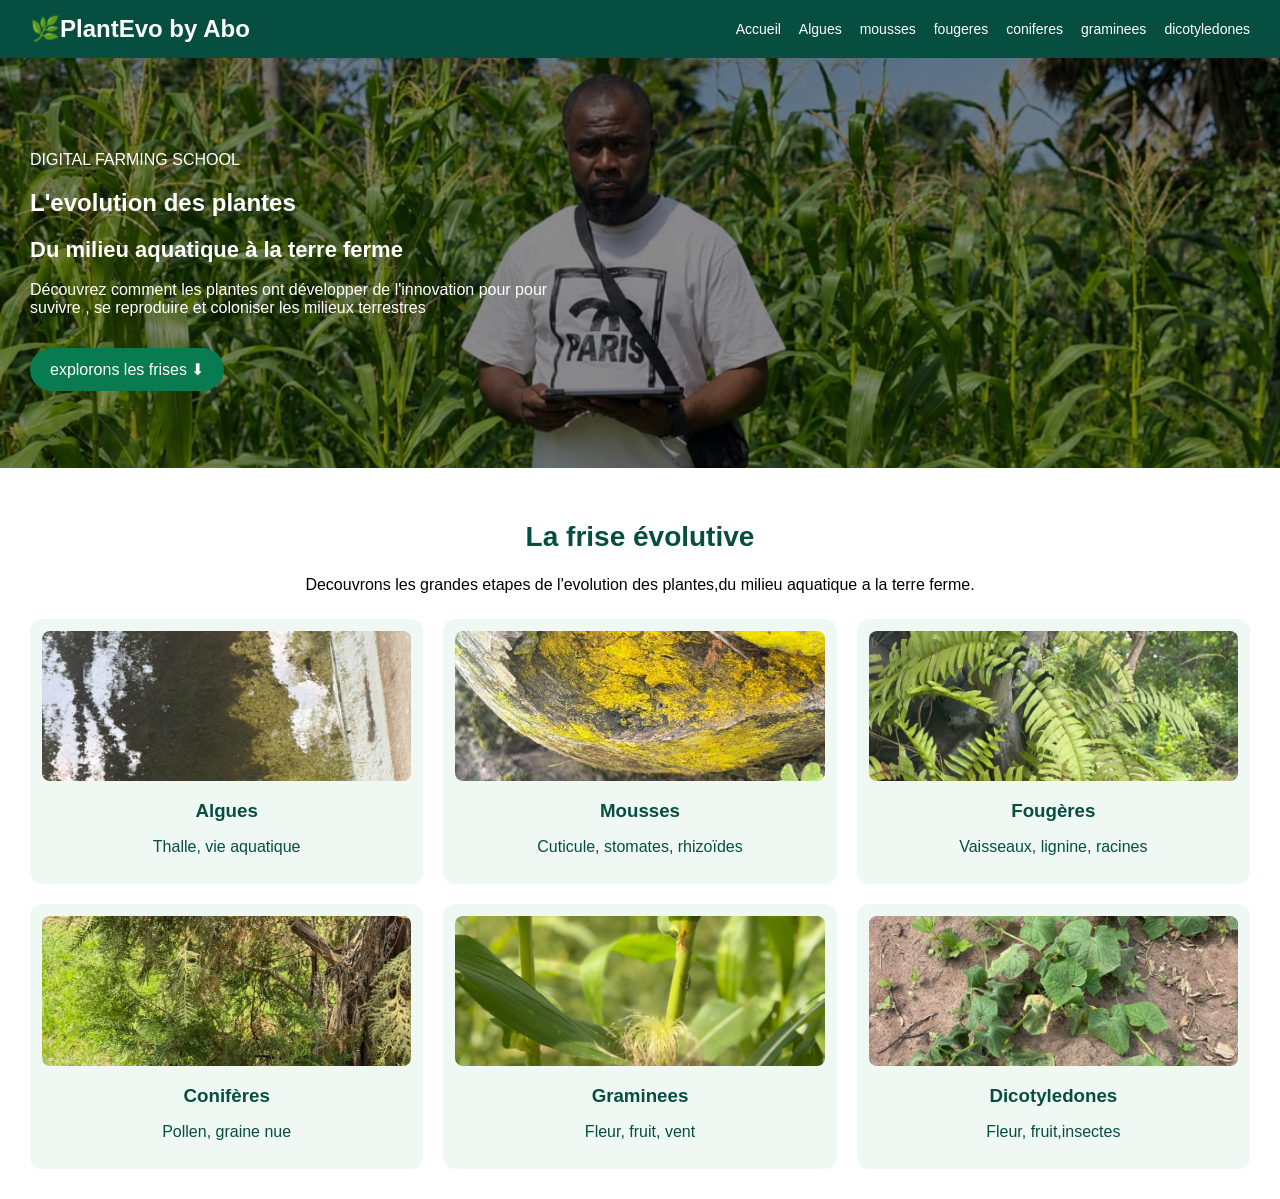
<file: index.html>
<!DOCTYPE >
<html lang='fr'>
    <head>
         <meta charset="UTF-8">
        <meta name="viewport" content="width=device-width,initial-scale=1.0">
        <TItle>
            les vegetaux
        </TItle>
            <link rel="stylesheet" href="style.css">
    </head>
   <body>
    
    <header >
            
            <div class ='logo'>
                <h2> 🌿PlantEvo by Abo</h2>
            </div>
            <nav>
                <a href="index.html">Accueil</a>
                <a href="algues.html">Algues</a>
                <a href="mousses.html">mousses</a>
                <a href="fougeres.html">fougeres</a>
                <a href="coniferes.html">coniferes</a>
                <a href="graminees.html">graminees</a>
                <a href="dicotyledones.html">dicotyledones</a>
            </nav>

    </header>
    <!--contenu principal -->
    <main>
        <!-- banniere de l acceuil-->
         <section class=" banniere">
            <div class="contenu-banniere">
                <p>DIGITAL FARMING SCHOOL</p>

                <H1>L'evolution des plantes</H1>

                <h2>Du milieu aquatique à la terre ferme</h2>
                <p>
                    Découvrez comment les plantes ont développer de l'innovation pour pour suvivre , se reproduire 
                    et coloniser les milieux terrestres
                </p>
                <a href="#frise " class="bouton">
                    explorons les frises &#11015
                </a>

            </div>

         </section>
         <!--frise evolution -->
         <section class="frise" id="frise">
              <h2>La frise évolutive</h2>
         <p>
            Decouvrons les grandes etapes de l'evolution des plantes,du milieu aquatique a la terre ferme.      
         </p>
         
    <div class="cartes-frise">

        <a href="algues1.html" class="carte-plante">
            <img src="image/algues1.jpg" alt="Algues">
            <h3>Algues</h3>
            <p>Thalle, vie aquatique</p>
        </a>

        <a href="mousses1.html" class="carte-plante">
            <img src="image/mousses1.jpg" alt="Mousses">
            <h3>Mousses</h3>
            <p>Cuticule, stomates, rhizoïdes</p>
        </a>
          <a href="fougeres1.html" class="carte-plante">
            <img src="image/fougeres1.jpg" alt="Fougères">
            <h3>Fougères</h3>
            <p>Vaisseaux, lignine, racines</p>

            
        <a href="coniferes1.html" class="carte-plante">
            <img src="image/coniferes1.jpg" alt="Conifères">
            <h3>Conifères</h3>
            <p>Pollen, graine nue</p>
        </a>

        </a>
          <a href="graminees1.html" class="carte-plante">
            <img src="image/graminees1.jpg" alt="Graminees">
            <h3>Graminees</h3>
            <p>Fleur, fruit, vent</p>
        </a>
        <a href="dicotyledones1.html" class="carte-plante">
            <img src="image/dicotyledones1.jpg" alt="dicotyledones">
            <h3> Dicotyledones</h3>
            <p> Fleur, fruit,insectes</p>

        </a>
            
         </div>
         </section>
    </main>
   </body>



</html>
</file>
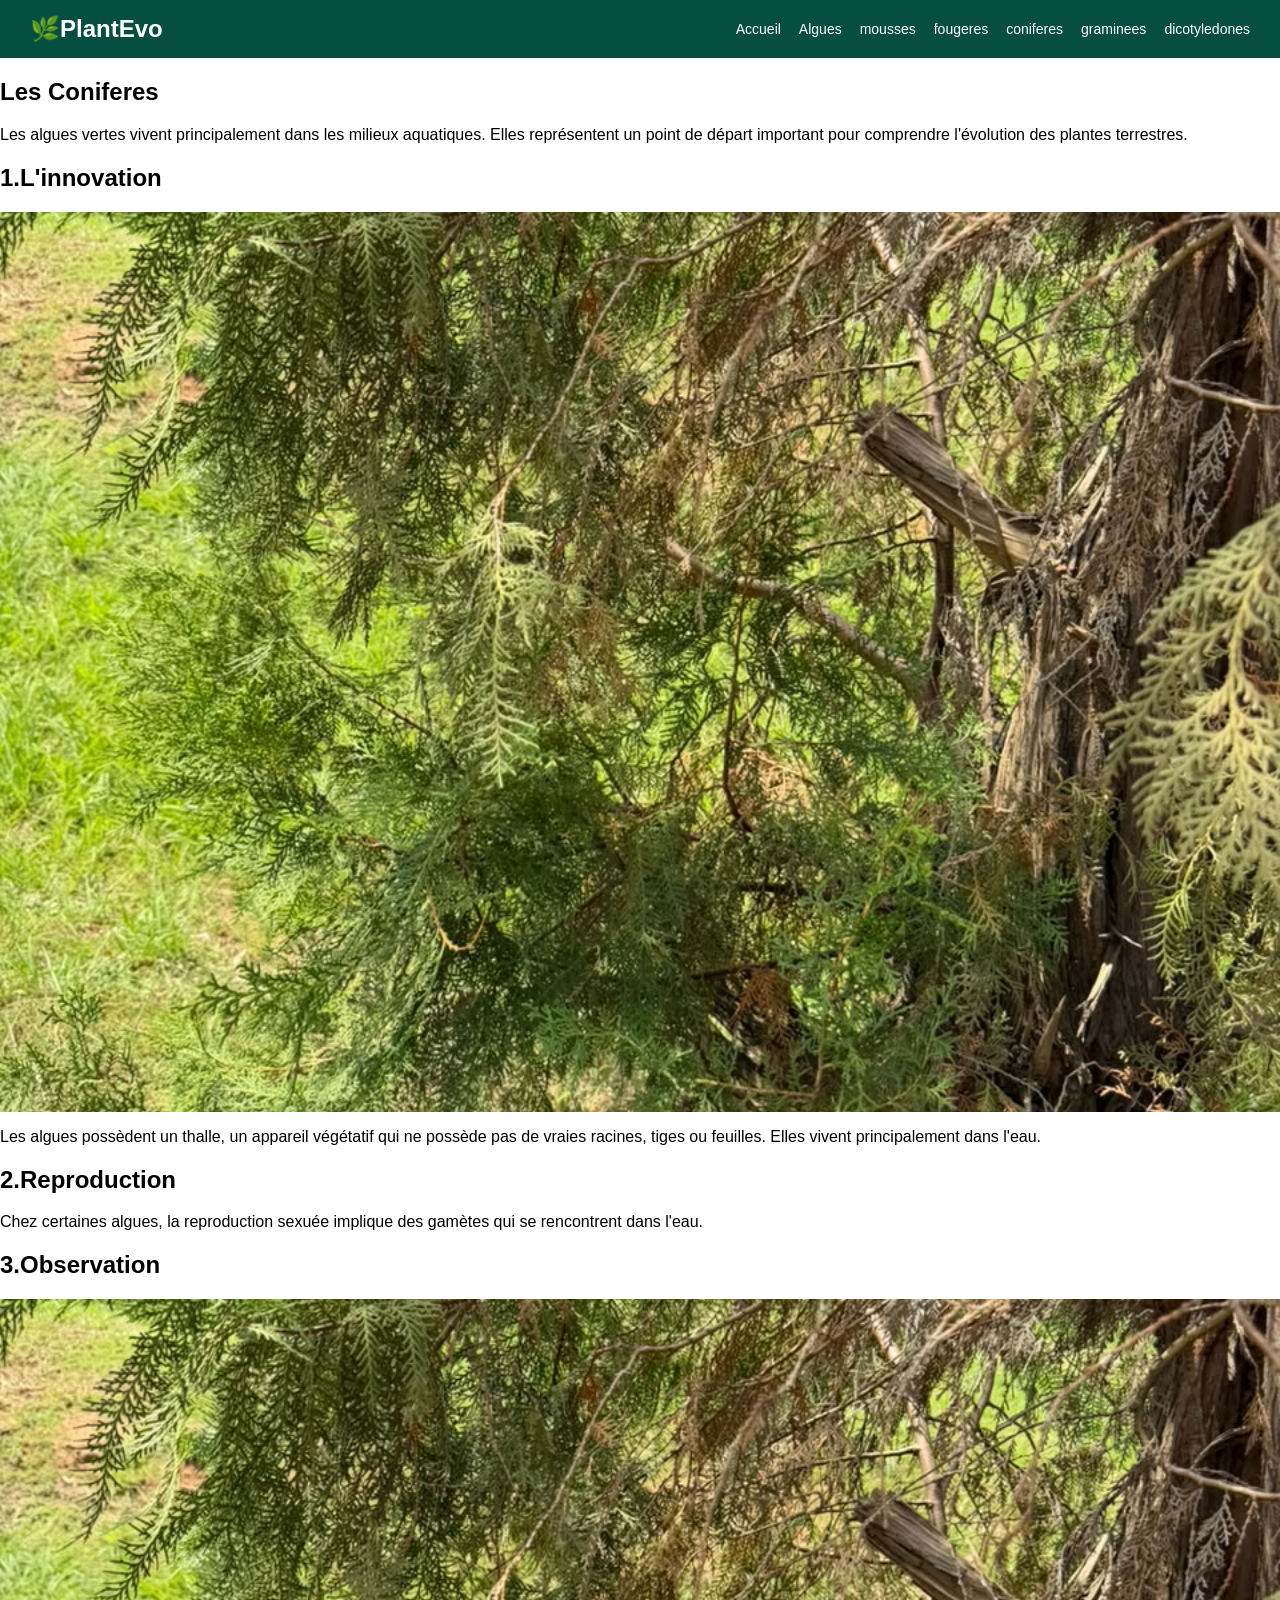
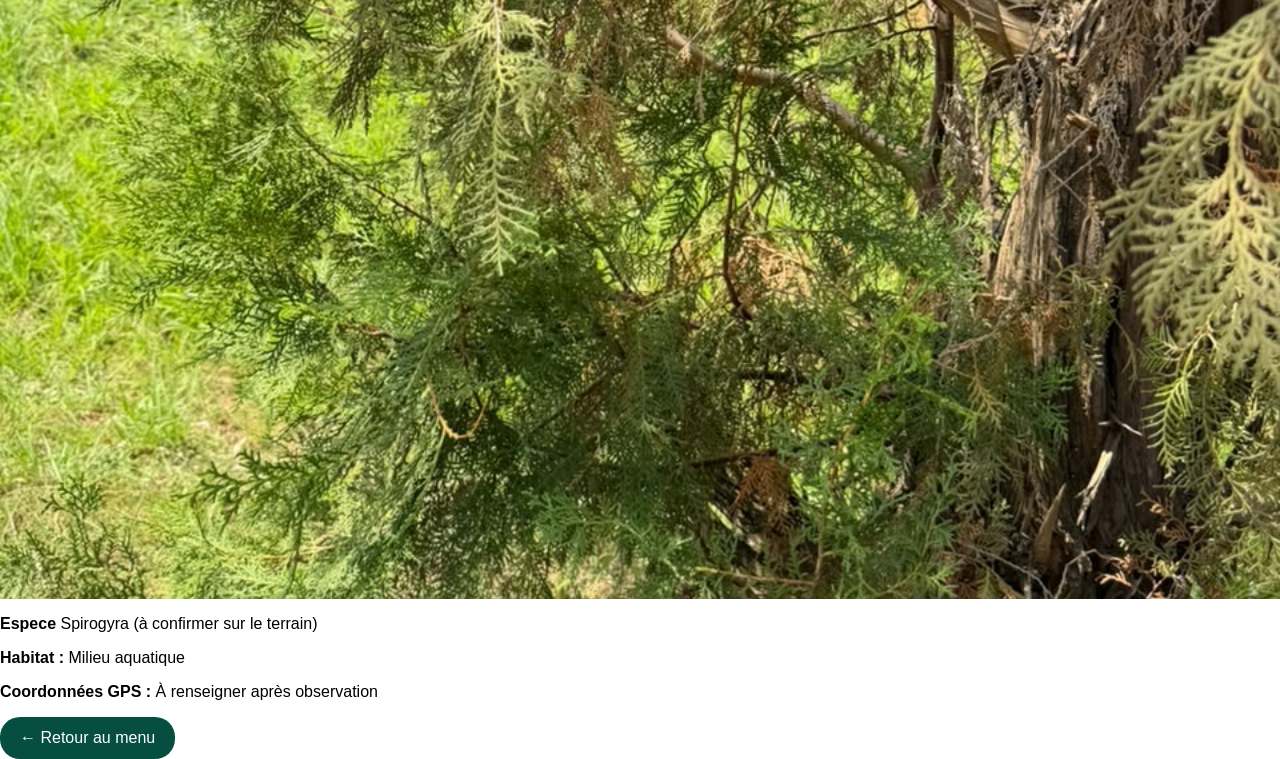
<file: coniferes.html>
<!DOCTYPE html>
<html lang="fr">

<head>
    <meta charset="UTF-8">
    <meta name="viewport" content="width=device-width,initial-scale=1.0">

    <title>PlantEvo - Les Algues</title>
    <link rel="stylesheet" href="style.css">
</head>
 <body>
    <!--en tete-->
    <header>

        <div class="logo">
         <h2> 🌿PlantEvo</h2>
        </div>

        <nav>


            <a href="index.html">Accueil</a>
                <a href="algues.html">Algues</a>
                <a href="mousses.html">mousses</a>
                <a href="fougeres.html">fougeres</a>
                <a href="coniferes.html">coniferes</a>
                <a href="graminees.html">graminees</a>
                <a href="dicotyledones.html">dicotyledones</a>

        </nav>
    </header>

    <!--contenu principal-->
    <main>

        <section class="page-plante">
            <h1>Les Coniferes</h1>

            <p class="introduction">
                Les algues vertes vivent principalement dans
                les milieux aquatiques. Elles représentent
                un point de départ important pour comprendre
                l'évolution des plantes terrestres.
                
            </p>
            <!--1.innovation-->
             
            <section class="innovation">
                <h2> 1.L'innovation</h2>

                <img src="image/coniferes1.jpg" alt="connifere">
                <p>
                     Les algues possèdent un thalle,
                    un appareil végétatif qui ne possède
                    pas de vraies racines, tiges ou feuilles.
                    Elles vivent principalement dans l'eau.
                </p>
            </section>
            <!--2.REPRODUCTION-->
            <section class="reproduction">

                <h2>2.Reproduction</h2>

                <p>
                    Chez certaines algues, la reproduction
                    sexuée implique des gamètes qui se
                    rencontrent dans l'eau.
                </p>

            </section>

            <section class="Observation">

                <h2>3.Observation</h2>

                <img src="image/coniferes1.jpg" alt="connifere ">

                <p><strong>Espece</strong> Spirogyra (à confirmer sur le terrain)</p>
                                <p><strong>Habitat :</strong> Milieu aquatique</p>

                <p><strong>Coordonnées GPS :</strong> À renseigner après observation</p>

             </section>

             <!--RETOUR AU MENU-->
             <a href="index.html" class="bouton-retour">
                 ← Retour au menu
             </a>


        </section>
    </main>
    
 </body>
</html>
</file>
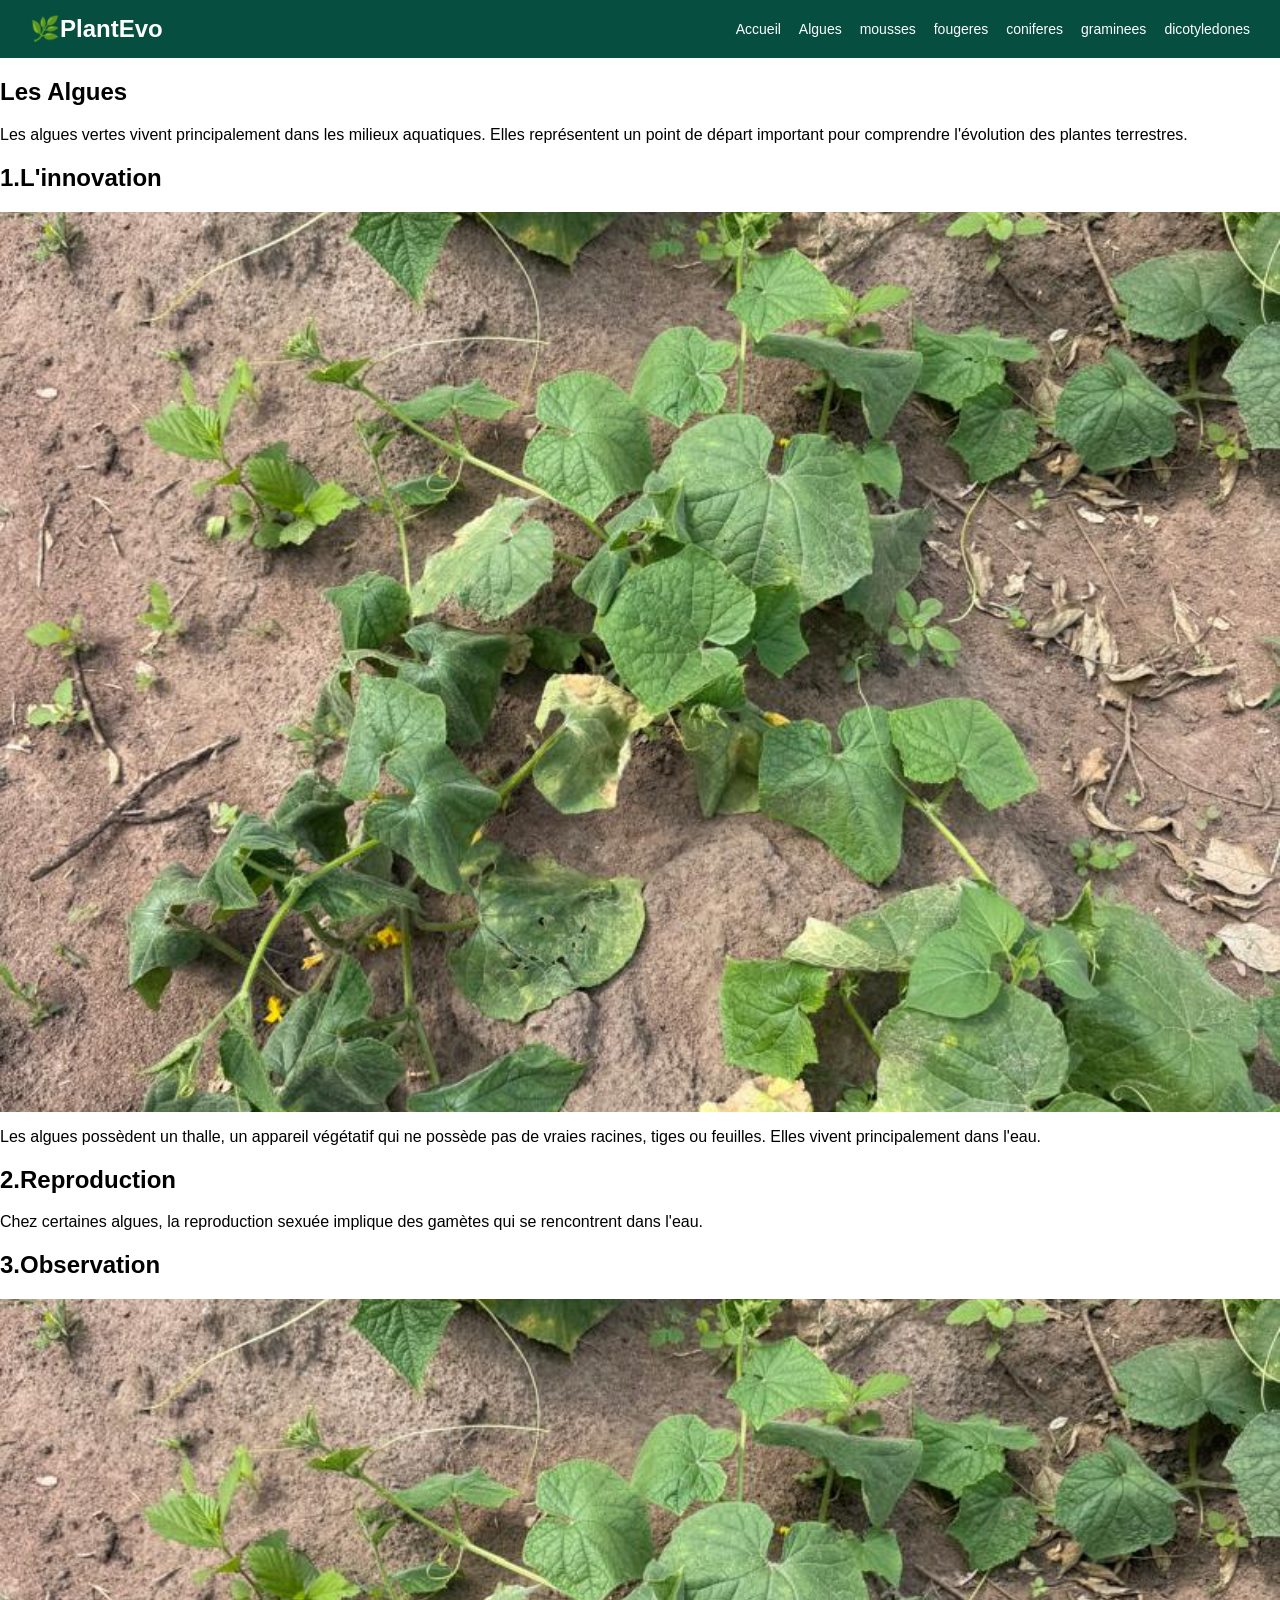
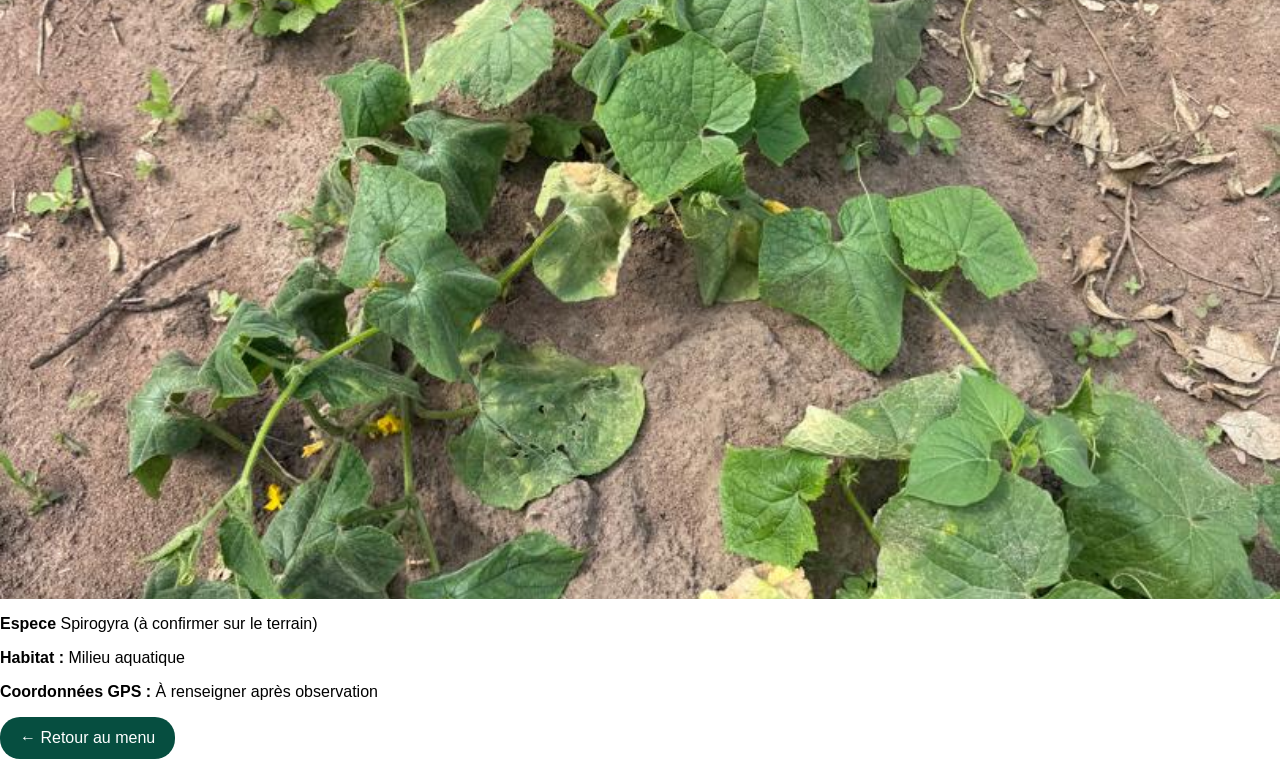
<file: dicotyledones.html>
<!DOCTYPE html>
<html lang="fr">

<head>
    <meta charset="UTF-8">
    <meta name="viewport" content="width=device-width,initial-scale=1.0">

    <title>PlantEvo - Les Algues</title>
    <link rel="stylesheet" href="style.css">
</head>
 <body>
    <!--en tete-->
    <header>

        <div class="logo">
         <h2> 🌿PlantEvo</h2>
        </div>

        <nav>


            <a href="index.html">Accueil</a>
                <a href="algues.html">Algues</a>
                <a href="mousses.html">mousses</a>
                <a href="fougeres.html">fougeres</a>
                <a href="coniferes.html">coniferes</a>
                <a href="graminees.html">graminees</a>
                <a href="dicotyledones.html">dicotyledones</a>

        </nav>
    </header>

    <!--contenu principal-->
    <main>

        <section class="page-plante">
            <h1>Les Algues</h1>

            <p class="introduction">
                Les algues vertes vivent principalement dans
                les milieux aquatiques. Elles représentent
                un point de départ important pour comprendre
                l'évolution des plantes terrestres.
                
            </p>
            <!--1.innovation-->
             
            <section class="innovation">
                <h2> 1.L'innovation</h2>

                <img src="image/dicotyledones1.jpg" alt="dicotyledones">
                <p>
                     Les algues possèdent un thalle,
                    un appareil végétatif qui ne possède
                    pas de vraies racines, tiges ou feuilles.
                    Elles vivent principalement dans l'eau.
                </p>
            </section>
            <!--2.REPRODUCTION-->
            <section class="reproduction">

                <h2>2.Reproduction</h2>

                <p>
                    Chez certaines algues, la reproduction
                    sexuée implique des gamètes qui se
                    rencontrent dans l'eau.
                </p>

            </section>

            <section class="Observation">

                <h2>3.Observation</h2>

                <img src="image/dicotyledones1.jpg" alt="observation d'algues">

                <p><strong>Espece</strong> Spirogyra (à confirmer sur le terrain)</p>
                                <p><strong>Habitat :</strong> Milieu aquatique</p>

                <p><strong>Coordonnées GPS :</strong> À renseigner après observation</p>

             </section>

             <!--RETOUR AU MENU-->
             <a href="index.html" class="bouton-retour">
                 ← Retour au menu
             </a>


        </section>
    </main>
    
 </body>
</html>
</file>
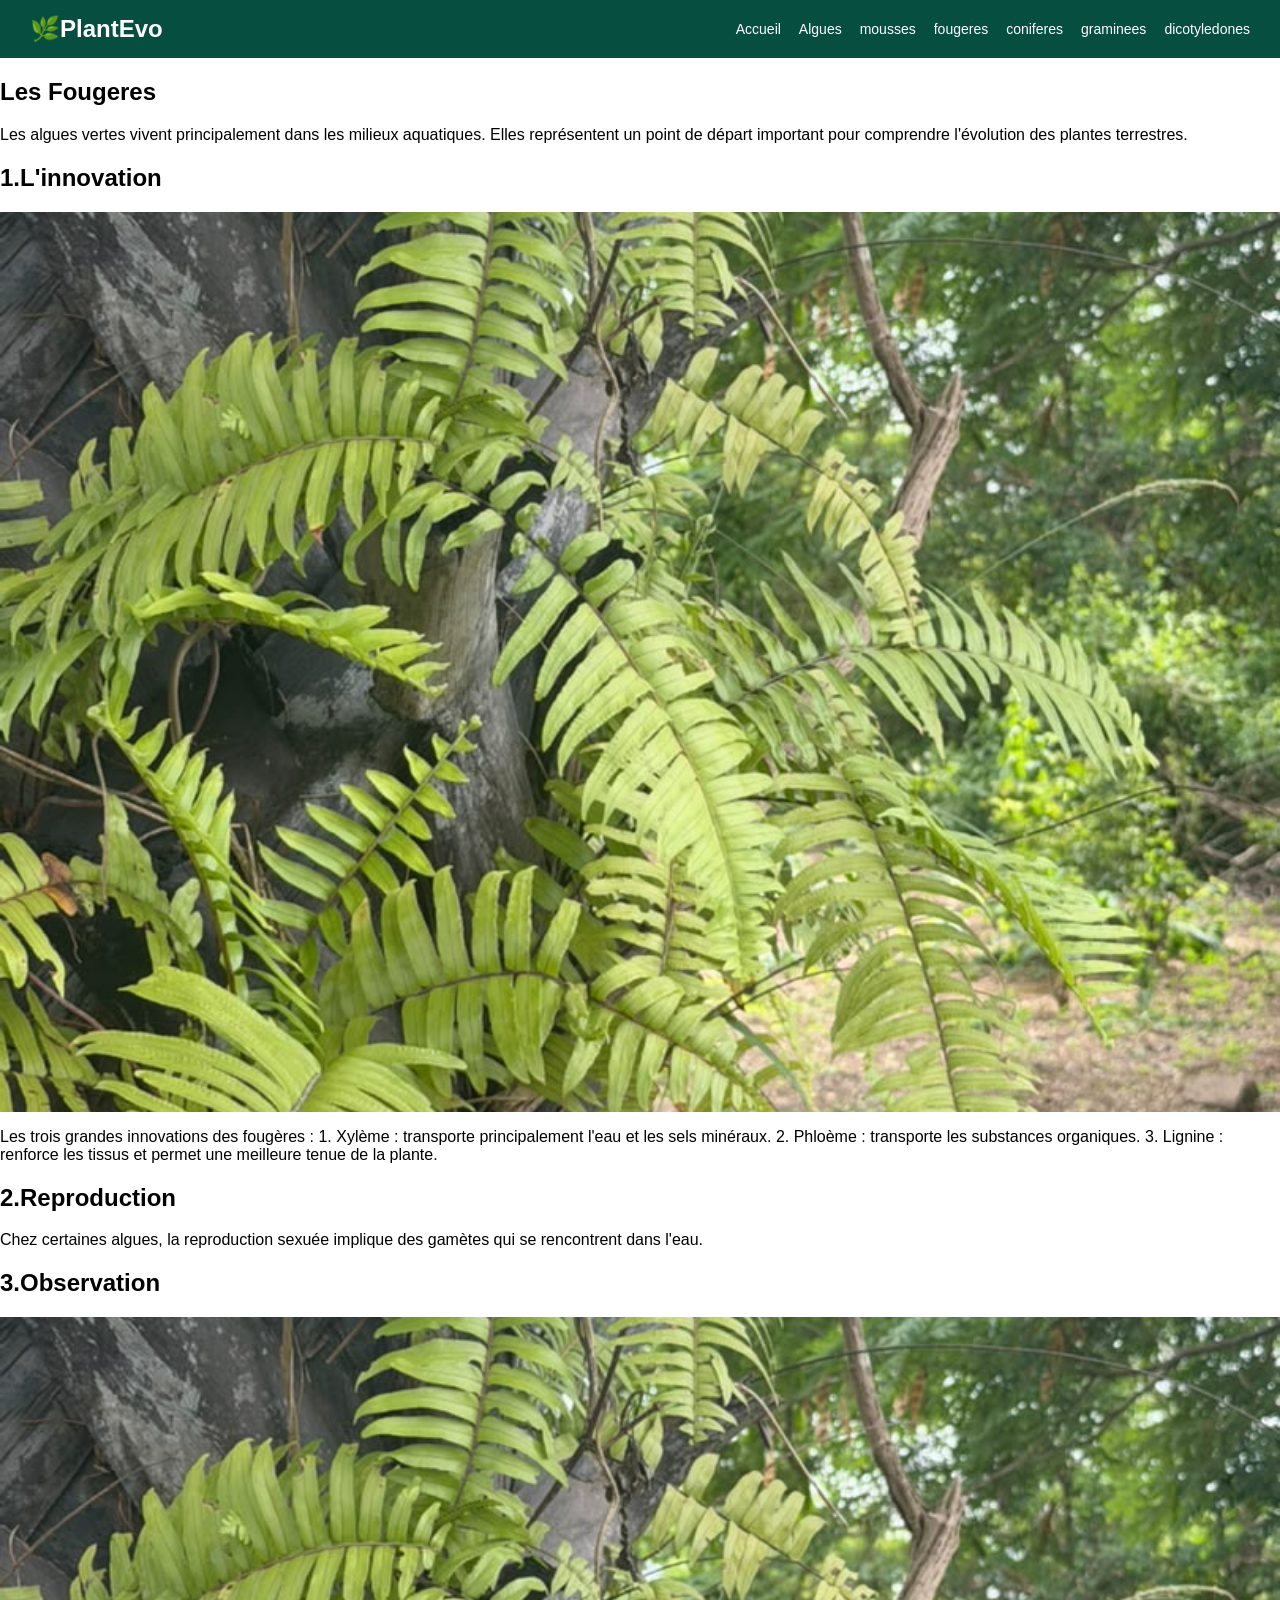
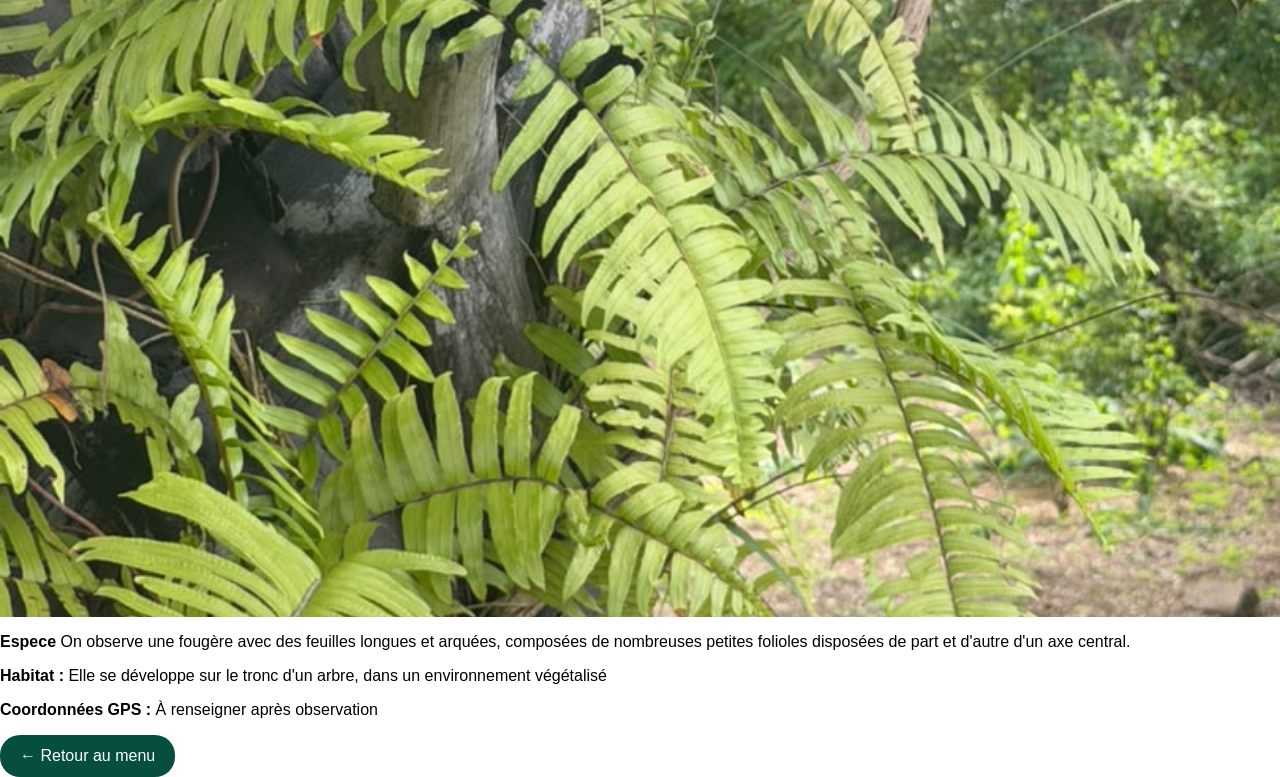
<file: fougeres.html>
<!DOCTYPE html>
<html lang="fr">

<head>
    <meta charset="UTF-8">
    <meta name="viewport" content="width=device-width,initial-scale=1.0">

    <title>PlantEvo - fougere</title>
    <link rel="stylesheet" href="style.css">
</head>
 <body>
    <!--en tete-->
    <header>

        <div class="logo">
         <h2> 🌿PlantEvo</h2>
        </div>

        <nav>


            <a href="index.html">Accueil</a>
                <a href="algues.html">Algues</a>
                <a href="mousses.html">mousses</a>
                <a href="fougere.html">fougeres</a>
                <a href="coniferes.html">coniferes</a>
                <a href="graminees.html">graminees</a>
                <a href="dicotyledones.html">dicotyledones</a>

        </nav>
    </header>

    <!--contenu principal-->
    <main>

        <section class="page-plante">
            <h1>Les Fougeres</h1>

            <p class="introduction">
                Les algues vertes vivent principalement dans
                les milieux aquatiques. Elles représentent
                un point de départ important pour comprendre
                l'évolution des plantes terrestres.
                
            </p>
            <!--1.innovation-->
             
            <section class="innovation">
                <h2> 1.L'innovation</h2>

                <img src="image/fougeres1.jpg" alt="fougeres">
                <p>
                    Les trois grandes innovations des fougères :
1. Xylème : transporte principalement l'eau et les sels minéraux.
2. Phloème : transporte les substances organiques.
3. Lignine : renforce les tissus et permet une meilleure tenue de la plante.
            </section>
            <!--2.REPRODUCTION-->
            <section class="reproduction">

                <h2>2.Reproduction</h2>

                <p>
                    Chez certaines algues, la reproduction
                    sexuée implique des gamètes qui se
                    rencontrent dans l'eau.
                </p>

            </section>

            <section class="Observation">

                <h2>3.Observation</h2>

                <img src="image/fougeres1.jpg" alt="observation des fougeres">

                <p><strong>Espece</strong> On observe une fougère avec des feuilles longues et arquées, 
                    composées de nombreuses petites folioles disposées de part et d'autre d'un axe central.</p>
                                <p><strong>Habitat :</strong> Elle se développe sur le tronc d'un arbre, 
                                    dans un environnement végétalisé</p>

                <p><strong>Coordonnées GPS :</strong> À renseigner après observation</p>

             </section>

             <!--RETOUR AU MENU-->
             <a href="index.html" class="bouton-retour">
                 ← Retour au menu
             </a>


        </section>
    </main>
    
 </body>
</html>
</file>
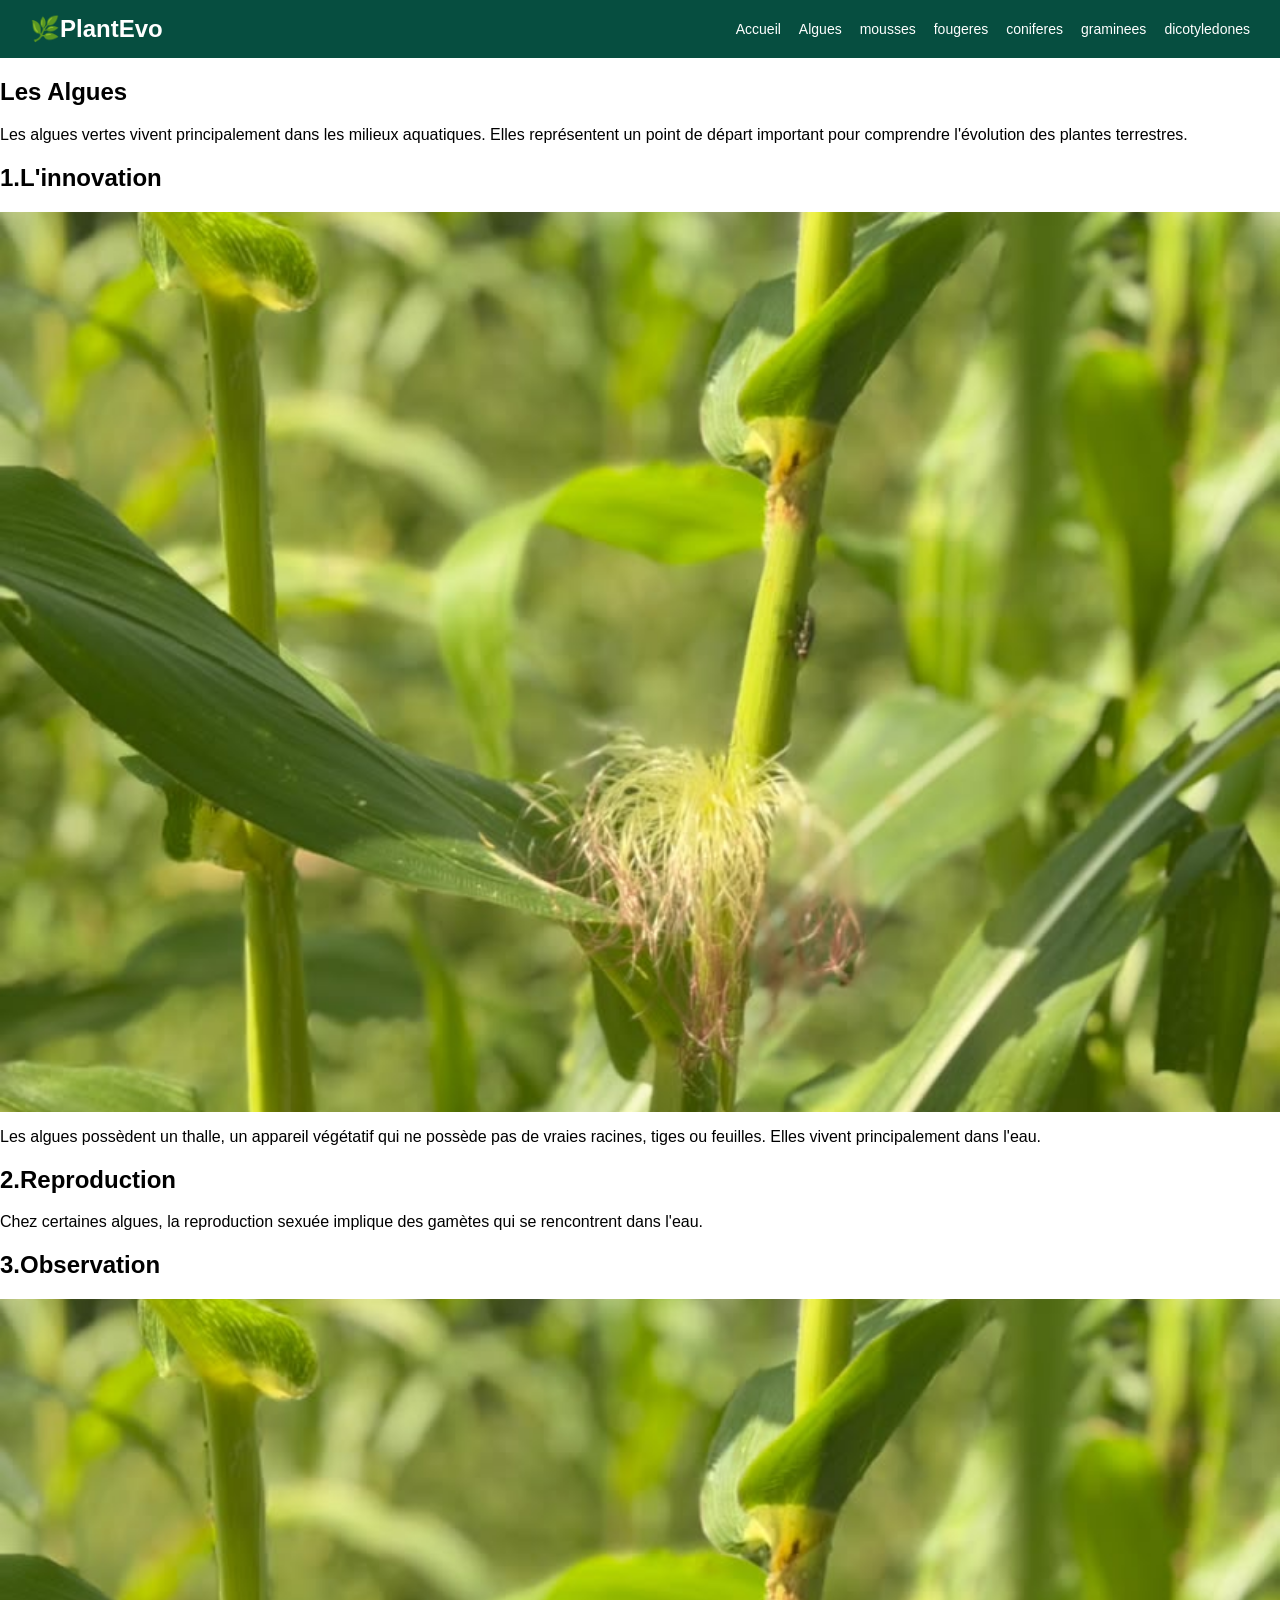
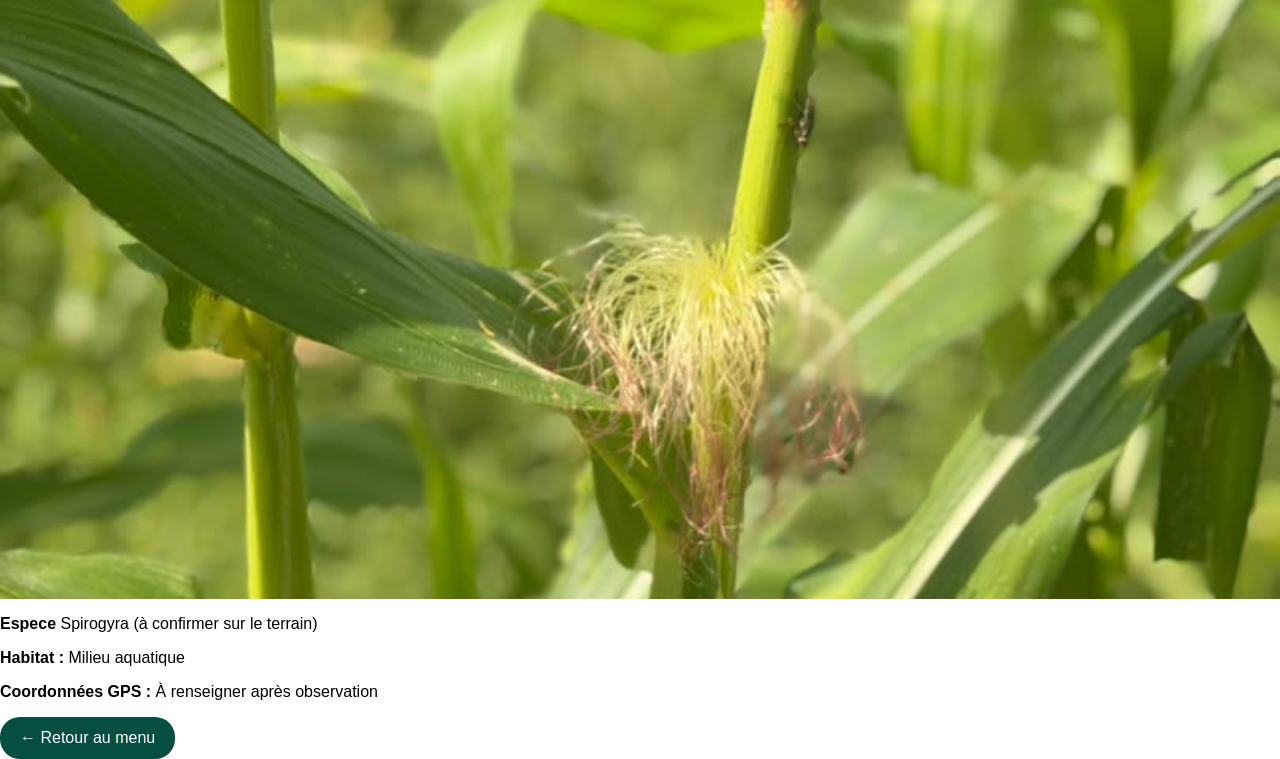
<file: graminees.html>
<!DOCTYPE html>
<html lang="fr">

<head>
    <meta charset="UTF-8">
    <meta name="viewport" content="width=device-width,initial-scale=1.0">

    <title>PlantEvo - Les Algues</title>
    <link rel="stylesheet" href="style.css">
</head>
 <body>
    <!--en tete-->
    <header>

        <div class="logo">
         <h2> 🌿PlantEvo</h2>
        </div>

        <nav>


            <a href="index.html">Accueil</a>
                <a href="algues.html">Algues</a>
                <a href="mousses.html">mousses</a>
                <a href="fougeres.html">fougeres</a>
                <a href="coniferes.html">coniferes</a>
                <a href="graminees.html">graminees</a>
                <a href="dicotyledones.html">dicotyledones</a>

        </nav>
    </header>

    <!--contenu principal-->
    <main>

        <section class="page-plante">
            <h1>Les Algues</h1>

            <p class="introduction">
                Les algues vertes vivent principalement dans
                les milieux aquatiques. Elles représentent
                un point de départ important pour comprendre
                l'évolution des plantes terrestres.
                
            </p>
            <!--1.innovation-->
             
            <section class="innovation">
                <h2> 1.L'innovation</h2>

                <img src="image/graminees1.jpg" alt="Algues vertes">
                <p>
                     Les algues possèdent un thalle,
                    un appareil végétatif qui ne possède
                    pas de vraies racines, tiges ou feuilles.
                    Elles vivent principalement dans l'eau.
                </p>
            </section>
            <!--2.REPRODUCTION-->
            <section class="reproduction">

                <h2>2.Reproduction</h2>

                <p>
                    Chez certaines algues, la reproduction
                    sexuée implique des gamètes qui se
                    rencontrent dans l'eau.
                </p>

            </section>

            <section class="Observation">

                <h2>3.Observation</h2>

                <img src="image/graminees1.jpg" alt="observation d'algues">

                <p><strong>Espece</strong> Spirogyra (à confirmer sur le terrain)</p>
                                <p><strong>Habitat :</strong> Milieu aquatique</p>

                <p><strong>Coordonnées GPS :</strong> À renseigner après observation</p>

             </section>

             <!--RETOUR AU MENU-->
             <a href="index.html" class="bouton-retour">
                 ← Retour au menu
             </a>


        </section>
    </main>
    
 </body>
</html>
</file>
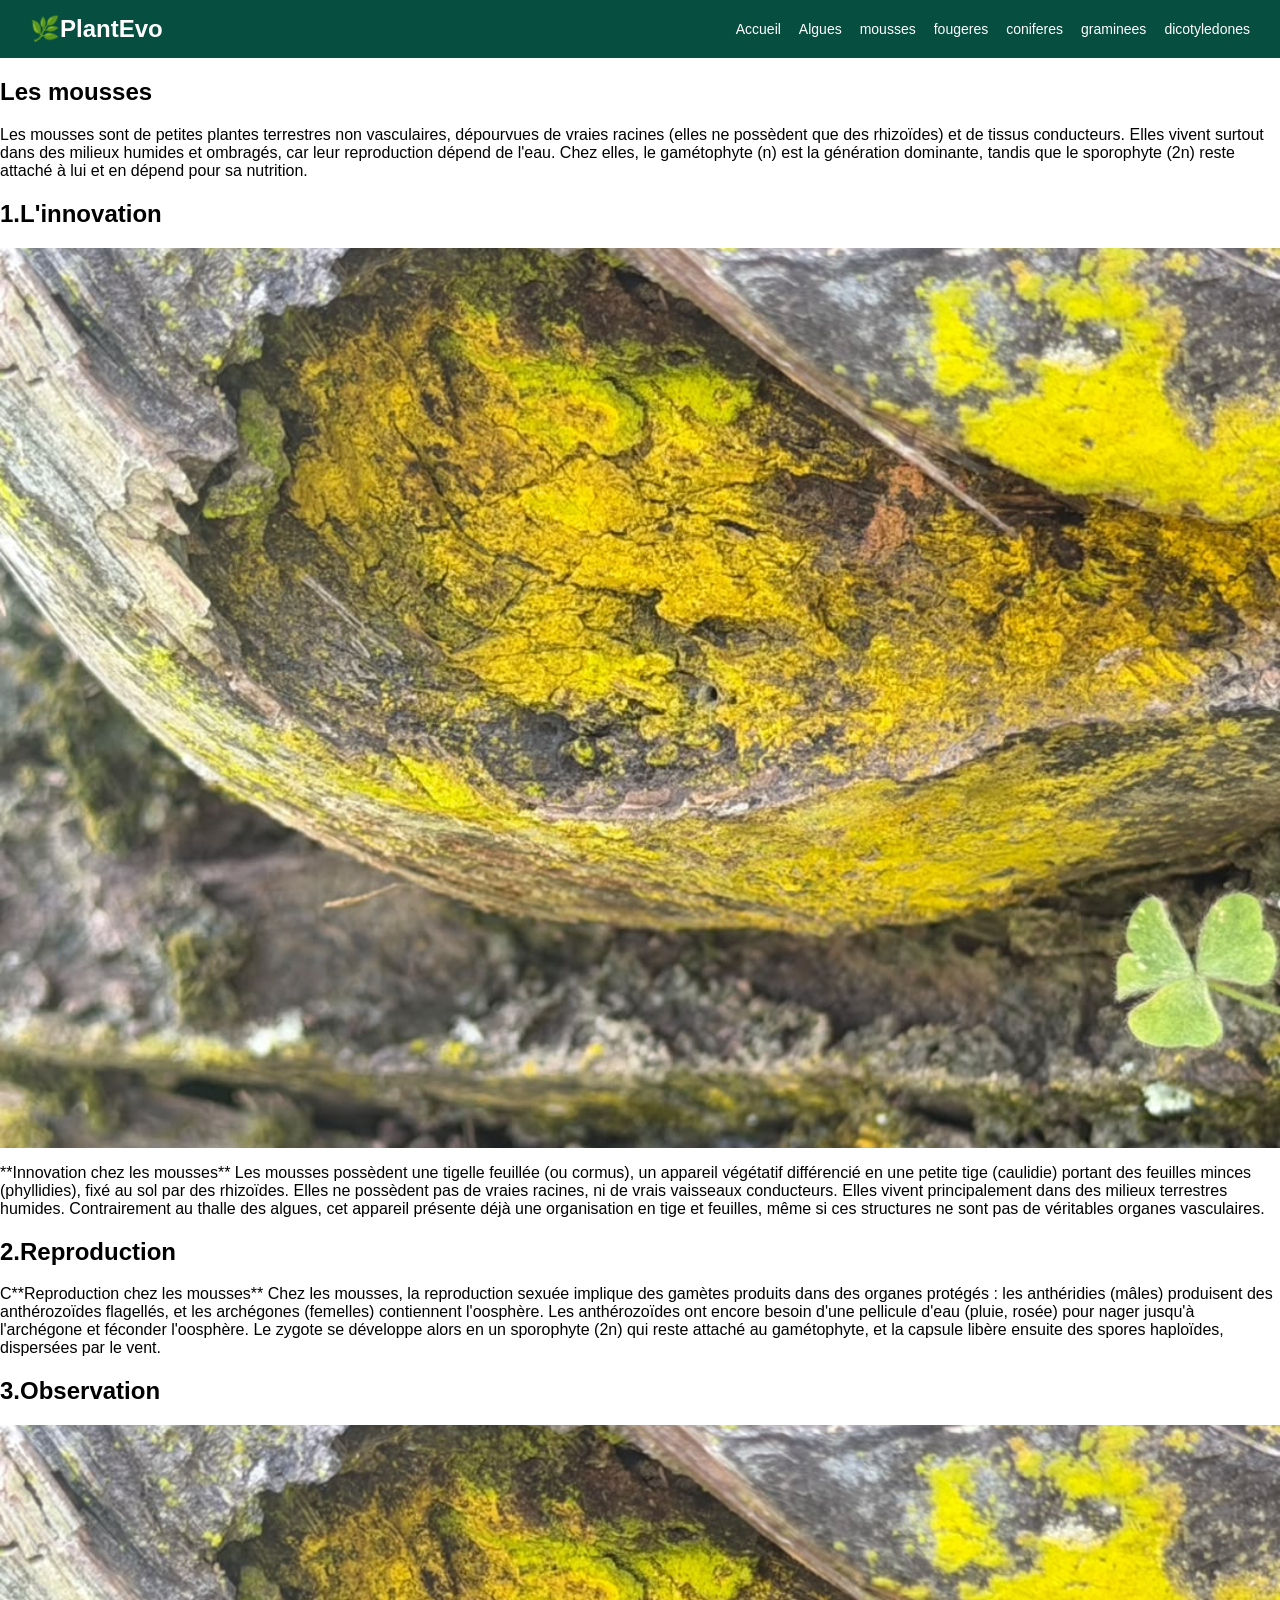
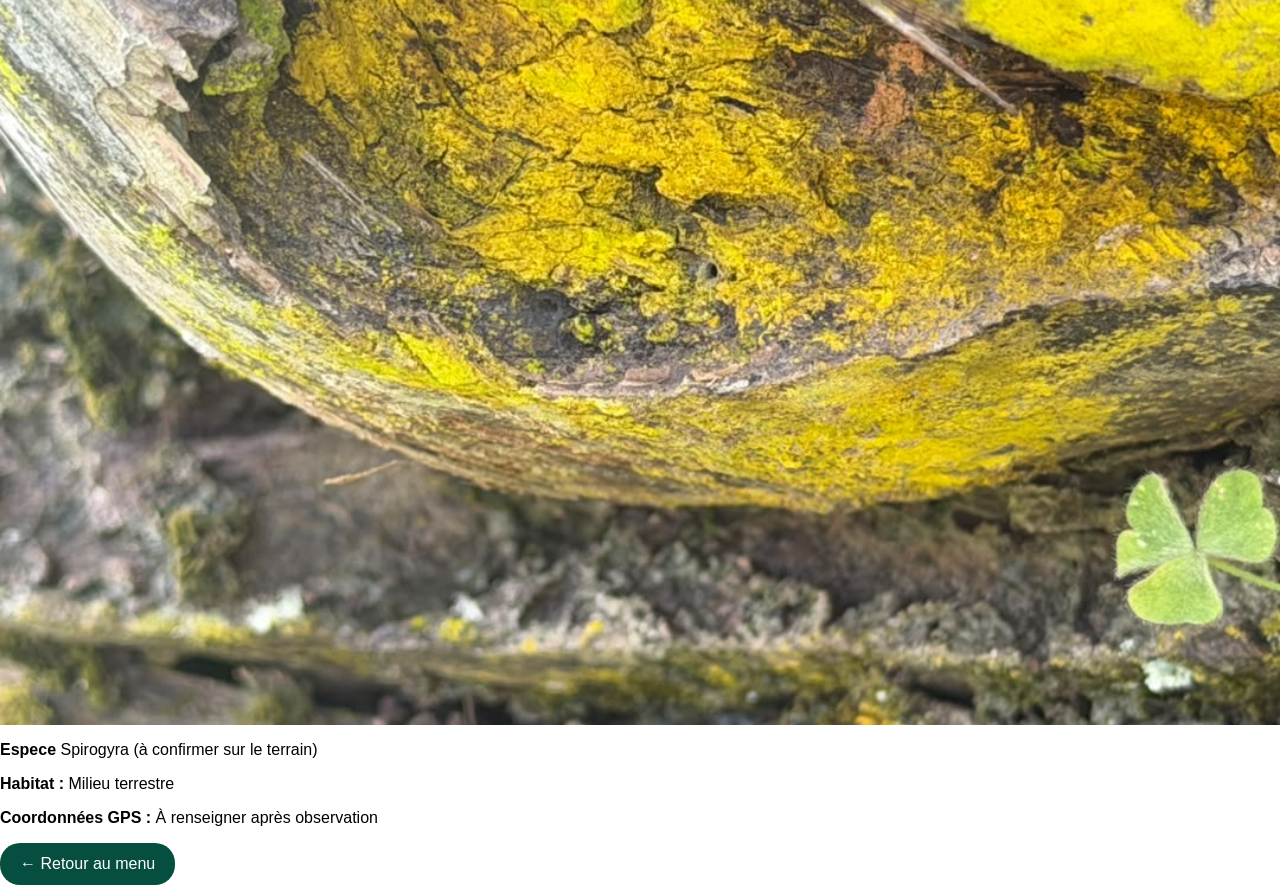
<file: mousses.html>
<!DOCTYPE html>
<html lang="fr">

<head>
    <meta charset="UTF-8">
    <meta name="viewport" content="width=device-width,initial-scale=1.0">

    <title>PlantEvo - Les Mousses</title>
    <link rel="stylesheet" href="style.css">
</head>
 <body>
    <!--en tete-->
    <header>

        <div class="logo">
         <h2> 🌿PlantEvo</h2>
        </div>

        <nav>


                <a href="index.html">Accueil</a>
                <a href="algues.html">Algues</a>
                <a href="mousses.html">mousses</a>
                <a href="fougeres.html">fougeres</a>
                <a href="coniferes.html">coniferes</a>
                <a href="graminees.html">graminees</a>
                <a href="dicotyledones.html">dicotyledones</a>

        </nav>
    </header>

    <!--contenu principal-->
    <main>

        <section class="page-plante">
            <h1>Les mousses</h1>

            <p class="introduction">
                Les mousses sont de petites plantes terrestres non vasculaires, dépourvues de vraies racines
                 (elles ne possèdent que des rhizoïdes) et de tissus conducteurs.
                 Elles vivent surtout dans des milieux humides et ombragés, car leur reproduction dépend de l'eau.
                  Chez elles, le gamétophyte (n) est la génération dominante, tandis que le sporophyte (2n)
                   reste attaché à lui et en dépend pour sa nutrition.
                
            </p>
            <!--1.innovation-->
             
            <section class="innovation">
                <h2> 1.L'innovation</h2>
            <img src="image/mousses1.jpg" alt="Mousses">
                <p>
                     **Innovation chez les mousses**

Les mousses possèdent une tigelle feuillée (ou cormus), 
un appareil végétatif différencié en une petite tige (caulidie) portant des feuilles minces (phyllidies),
 fixé au sol par des rhizoïdes. Elles ne possèdent pas de vraies racines, ni de vrais vaisseaux conducteurs.
  Elles vivent principalement dans des milieux terrestres humides.
Contrairement au thalle des algues, cet appareil présente déjà une organisation en tige et feuilles,
 même si ces structures ne sont pas de véritables organes vasculaires.
                </p>
            </section>
            <!--2.REPRODUCTION-->
            <section class="reproduction">

                <h2>2.Reproduction</h2>

                <p>
                    C**Reproduction chez les mousses**

Chez les mousses, la reproduction sexuée implique des gamètes produits dans des organes protégés :
 les anthéridies (mâles) produisent des anthérozoïdes flagellés, et les archégones (femelles)
contiennent l'oosphère. Les anthérozoïdes ont encore besoin d'une pellicule d'eau (pluie, rosée)
 pour nager jusqu'à l'archégone et féconder l'oosphère. Le zygote se développe alors en un sporophyte (2n)
qui reste attaché au gamétophyte,
 et la capsule libère ensuite des spores haploïdes, dispersées par le vent.
                </p>

            </section>

            <section class="Observation">

                <h2>3.Observation</h2>

                <img src="image/mousses1.jpg" alt="observation des mousses">

                <p><strong>Espece</strong> Spirogyra (à confirmer sur le terrain)</p>
                                <p><strong>Habitat :</strong> Milieu terrestre</p>

                <p><strong>Coordonnées GPS :</strong> À renseigner après observation</p>

             </section>

             <!--RETOUR AU MENU-->
             <a href="index.html" class="bouton-retour">
                 ← Retour au menu
             </a>


        </section>
    </main>
    
 </body>
</html>
</file>
<file: style.css>
body {
    margin: 0;
    font-family: Arial, sans-serif;
}

/*menu de la barre de navigation*/
nav{
    display: flex;
    gap: 18px;
}
/*le lien vers les autres pages du hearder*/
nav a {
    color: white;
    text-decoration: none;
    font-size: 14px;
}
/* la partie pour il aura un effet au passage de la souris*/
nav a:hover{
    color: #a7f3da ; 
}
/*ici sera le header*/
header{
    background-color:#064E40 ;
    color: white;
    padding: 15px 30px;
    display: flex;
    justify-content: space-between;
    align-items: center;
}
/*ici sera la partie logo*/
.logo h2{
    margin: 0;
}
/**maintenat il sera question de gere la banniere d'accueil*/

.banniere{
    background-image: linear-gradient(
        rgba(0, 0, 0, 0.45),
        rgba(0, 0, 0, 0.45)
    ),url("image/fondecran.jpg");

    background-size: cover;
    background-position: center 15%;

    min-height: 350px;

    display: flex;
    align-items: center;
    padding: 30px;
}
/** ici le titre principal */

.contenu-banniere {
    color: white;
    max-width: 550px;
}

.contenu-banniere h2 {
    font-size: 22px;
   
}
/** on s'occupe maintenant du bouton**/
.bouton {
    display: inline-block;
    background-color: #087B51;
    color: white;
    padding: 12px 20px;
    border-radius: 25px;
    text-decoration: none;
    margin-top: 15px;
}
.bouton:hover {
   background-color:#e05905 ;
}
/* je mattaque a la section frise evolutive*/
.frise{
    padding: 30px;
    text-align: center;
}
.frise h2 {
    color: #064E40;
    font-size: 28px;
}
/* conteneur des cartes */
.cartes-frise {
    display: grid;
    grid-template-columns: repeat(3,1fr);
    gap: 20px;
    margin-top: 25px;
} 
/* allons cartes par cartes*/


.carte-plante {
    background-color: #f0f8f4;
    border-radius: 12px;
    padding: 12px;
    text-decoration: none;
    color: #064E40;
    transition: transform 0.3s;
} 

/* allons sue les images */


.carte-plante img {
    width: 100%;
    height: 150px;
    object-fit: cover;
    border-radius: 8px;
}
/* on s occupes maintenant des titres */

.carte-plante h3 {
    margin-bottom: 5px;
}
 
/* effect au passage de la souris */

.carte-plante:hover img {
    transform: scale(1.1) rotate(3deg);
}
/*le bouton retour*/

.bouton-retour{
    display: inline-block;
    background-color:#064E40 ;
    color: white;
    padding: 12px 20px;
    border-radius: 20px;
    text-decoration:none;
}
.bouton-retour:hover{
    background-color: #087B51;
}
 
    .page-plante img {
        width:100% ;
        height: 100vh;
        object-fit: cover;
        display: block;
    }
</file>
